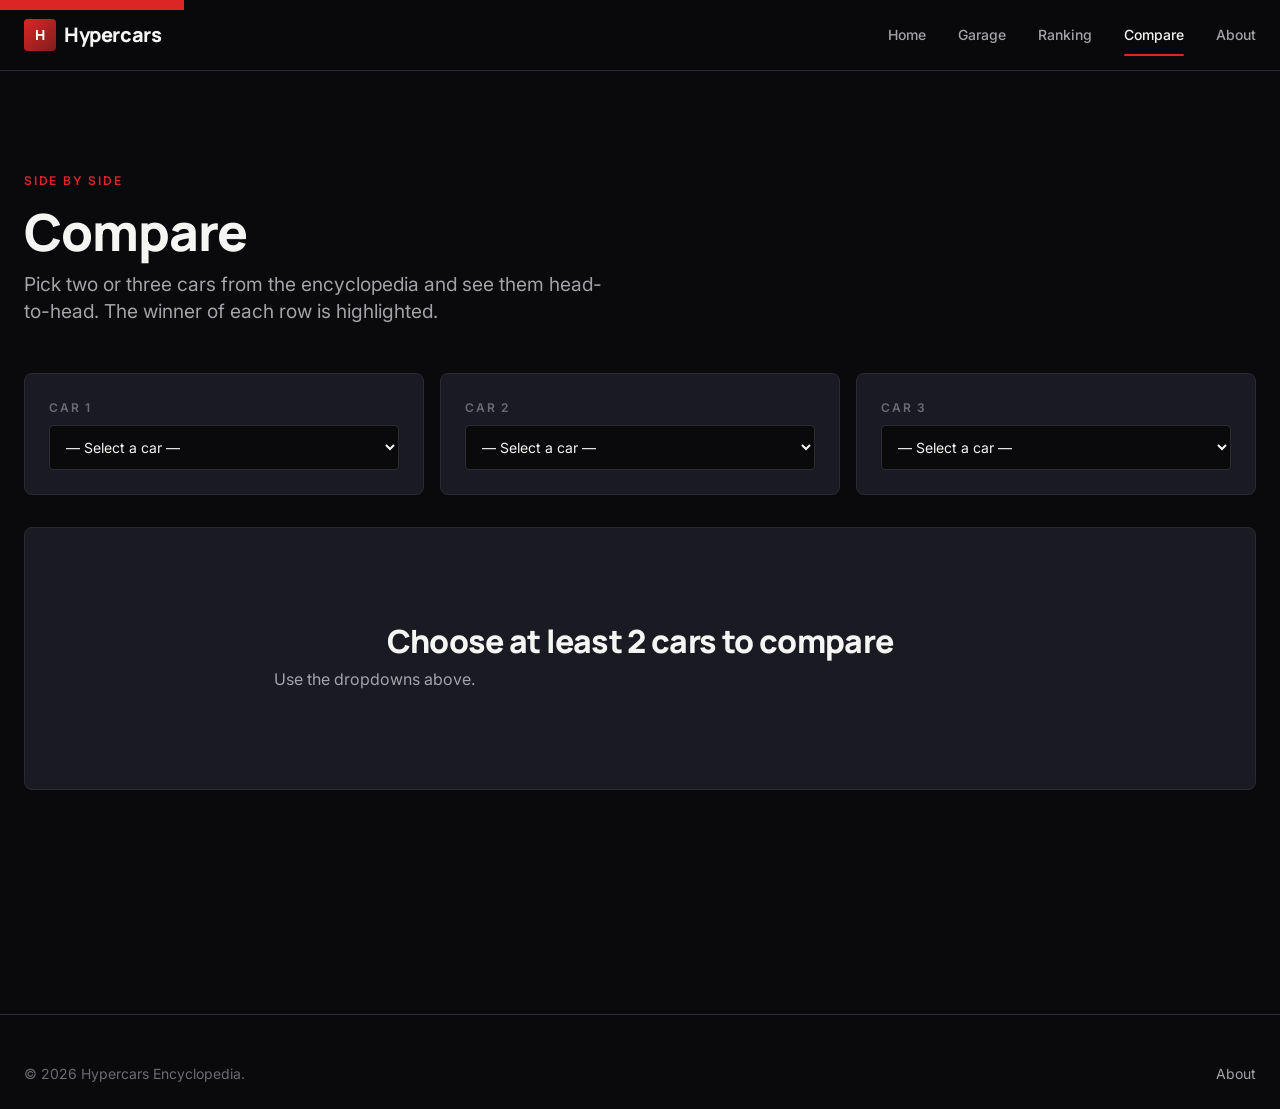
<file: compare.html>
<!DOCTYPE html>
<html lang="en">
<head>
  <meta charset="UTF-8">
  <meta name="viewport" content="width=device-width, initial-scale=1.0">
  <meta name="description" content="Compare hypercars side by side. Pick 2 or 3 cars and see which wins on power, speed, price, and more.">
  <meta name="theme-color" content="#0a0a0c">
  <title>Compare — Hypercars Encyclopedia</title>
  <link rel="preconnect" href="https://fonts.googleapis.com">
  <link rel="preconnect" href="https://fonts.gstatic.com" crossorigin>
  <link href="https://fonts.googleapis.com/css2?family=Manrope:wght@400;500;600;700;800&family=Inter:wght@400;500;600;700&display=swap" rel="stylesheet">
  <link rel="stylesheet" href="assets/css/main.css">
  <link rel="stylesheet" href="assets/css/animations.css">
  <link rel="icon" href="data:image/svg+xml,%3Csvg xmlns='http://www.w3.org/2000/svg' viewBox='0 0 100 100'%3E%3Crect width='100' height='100' rx='20' fill='%23dc2626'/%3E%3Ctext x='50' y='65' font-family='Arial' font-weight='900' font-size='52' fill='white' text-anchor='middle'%3EH%3C/text%3E%3C/svg%3E">
  <style>
    .compare-pickers {
      display: grid;
      grid-template-columns: repeat(3, 1fr);
      gap: var(--space-4);
      margin-bottom: var(--space-6);
    }
    @media (max-width: 720px) { .compare-pickers { grid-template-columns: 1fr; } }

    .compare-picker {
      background: var(--color-bg-card);
      border: 1px solid var(--color-border);
      border-radius: var(--radius);
      padding: var(--space-5);
    }
    .compare-picker label {
      display: block;
      font-size: var(--fs-tiny);
      letter-spacing: 0.15em;
      text-transform: uppercase;
      color: var(--color-text-dim);
      margin-bottom: var(--space-2);
      font-weight: 600;
    }
    .compare-picker select {
      width: 100%;
      background: var(--color-bg);
      border: 1px solid var(--color-border);
      border-radius: var(--radius-sm);
      color: var(--color-text);
      padding: var(--space-3);
      font-family: inherit;
      font-size: var(--fs-small);
      min-height: 44px;
      cursor: pointer;
    }

    .compare-table {
      width: 100%;
      background: var(--color-bg-card);
      border: 1px solid var(--color-border);
      border-radius: var(--radius);
      overflow: hidden;
      border-collapse: collapse;
    }
    .compare-table th, .compare-table td {
      padding: var(--space-3) var(--space-4);
      text-align: left;
      border-bottom: 1px solid var(--color-border);
      font-size: var(--fs-small);
    }
    .compare-table thead th {
      background: var(--color-bg-elevated);
      font-weight: 700;
      font-family: var(--font-display);
      color: var(--color-text);
    }
    .compare-table tbody tr:last-child td { border-bottom: none; }
    .compare-table .row-label {
      color: var(--color-text-muted);
      font-weight: 500;
      background: var(--color-bg-elevated);
      width: 200px;
    }
    .compare-table .col-value {
      font-weight: 600;
      color: var(--color-text);
    }
    .compare-table .col-value--winner {
      color: var(--color-accent);
      position: relative;
    }
    .compare-table .col-value--winner::before {
      content: '';
      position: absolute;
      left: 0;
      top: 0;
      bottom: 0;
      width: 3px;
      background: var(--color-accent);
    }
    .compare-empty {
      text-align: center;
      padding: var(--space-9) var(--space-5);
      color: var(--color-text-muted);
      background: var(--color-bg-card);
      border: 1px solid var(--color-border);
      border-radius: var(--radius);
    }
  </style>
</head>
<body>
  <a class="skip-link" href="#main">Skip to main content</a>

  <header class="site-header">
    <div class="site-header__inner">
      <a href="index.html" class="site-logo">
        <span class="site-logo__mark">H</span>
        <span>Hypercars</span>
      </a>
      <nav class="site-nav" aria-label="Primary">
        <a href="index.html">Home</a>
        <a href="garage.html">Garage</a>
        <a href="ranking.html">Ranking</a>
        <a href="compare.html">Compare</a>
        <a href="about.html">About</a>
      </nav>
    </div>
  </header>

  <main id="main">
    <section class="section">
      <div class="container">
        <div class="section-header">
          <span class="eyebrow reveal">Side by side</span>
          <h1 class="section-header__title reveal">Compare</h1>
          <p class="section-header__lede reveal">Pick two or three cars from the encyclopedia and see them head-to-head. The winner of each row is highlighted.</p>
        </div>

        <div class="compare-pickers" id="compare-pickers">
          <!-- 3 dropdowns rendered by JS -->
        </div>

        <div id="compare-output">
          <div class="compare-empty">
            <h3 style="color: var(--color-text); margin-bottom: var(--space-2);">Choose at least 2 cars to compare</h3>
            <p>Use the dropdowns above.</p>
          </div>
        </div>
      </div>
    </section>
  </main>

  <footer class="site-footer">
    <div class="site-footer__inner">
      <div>© <span data-current-year>2026</span> Hypercars Encyclopedia.</div>
      <div><a href="about.html">About</a></div>
    </div>
  </footer>

  <script src="assets/data/cars.js"></script>
  <script src="assets/js/main.js"></script>
  <script src="assets/js/compare.js"></script>
  <script src="assets/js/animations.js"></script>
</body>
</html>
</file>
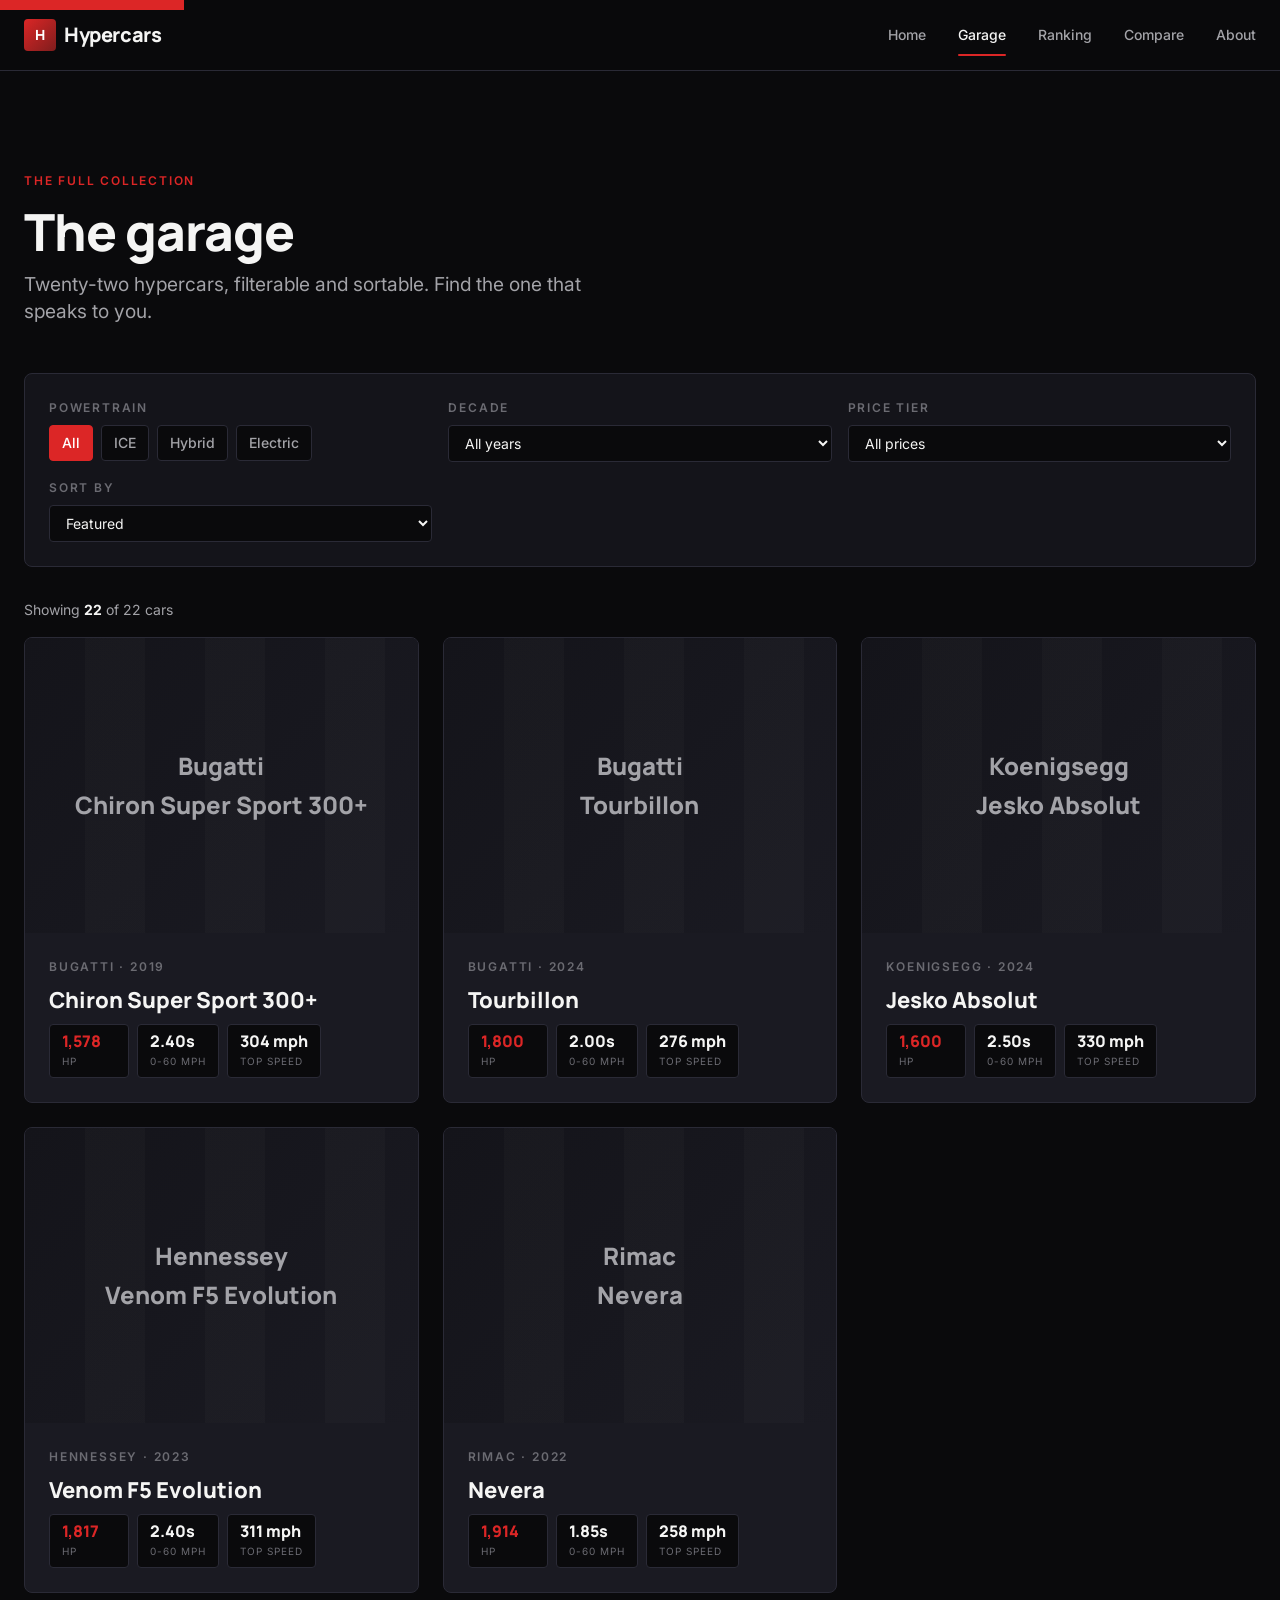
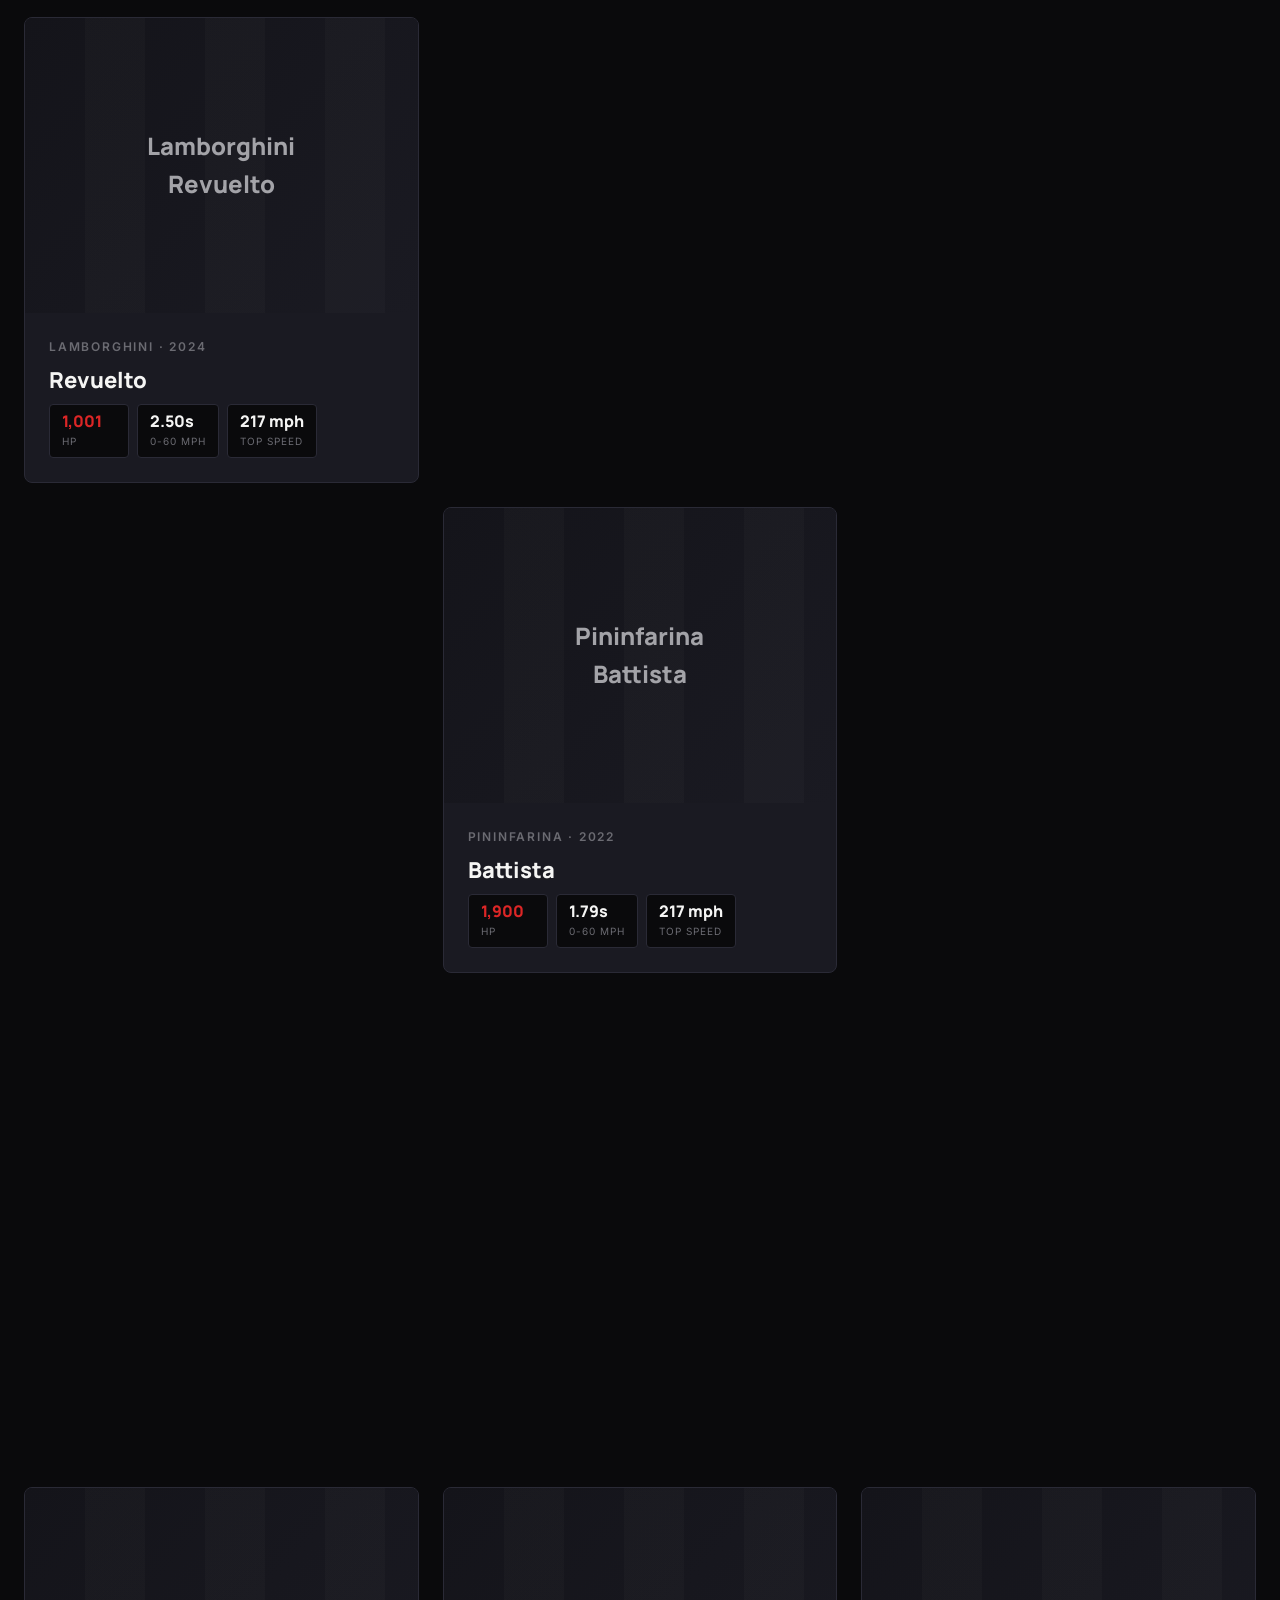
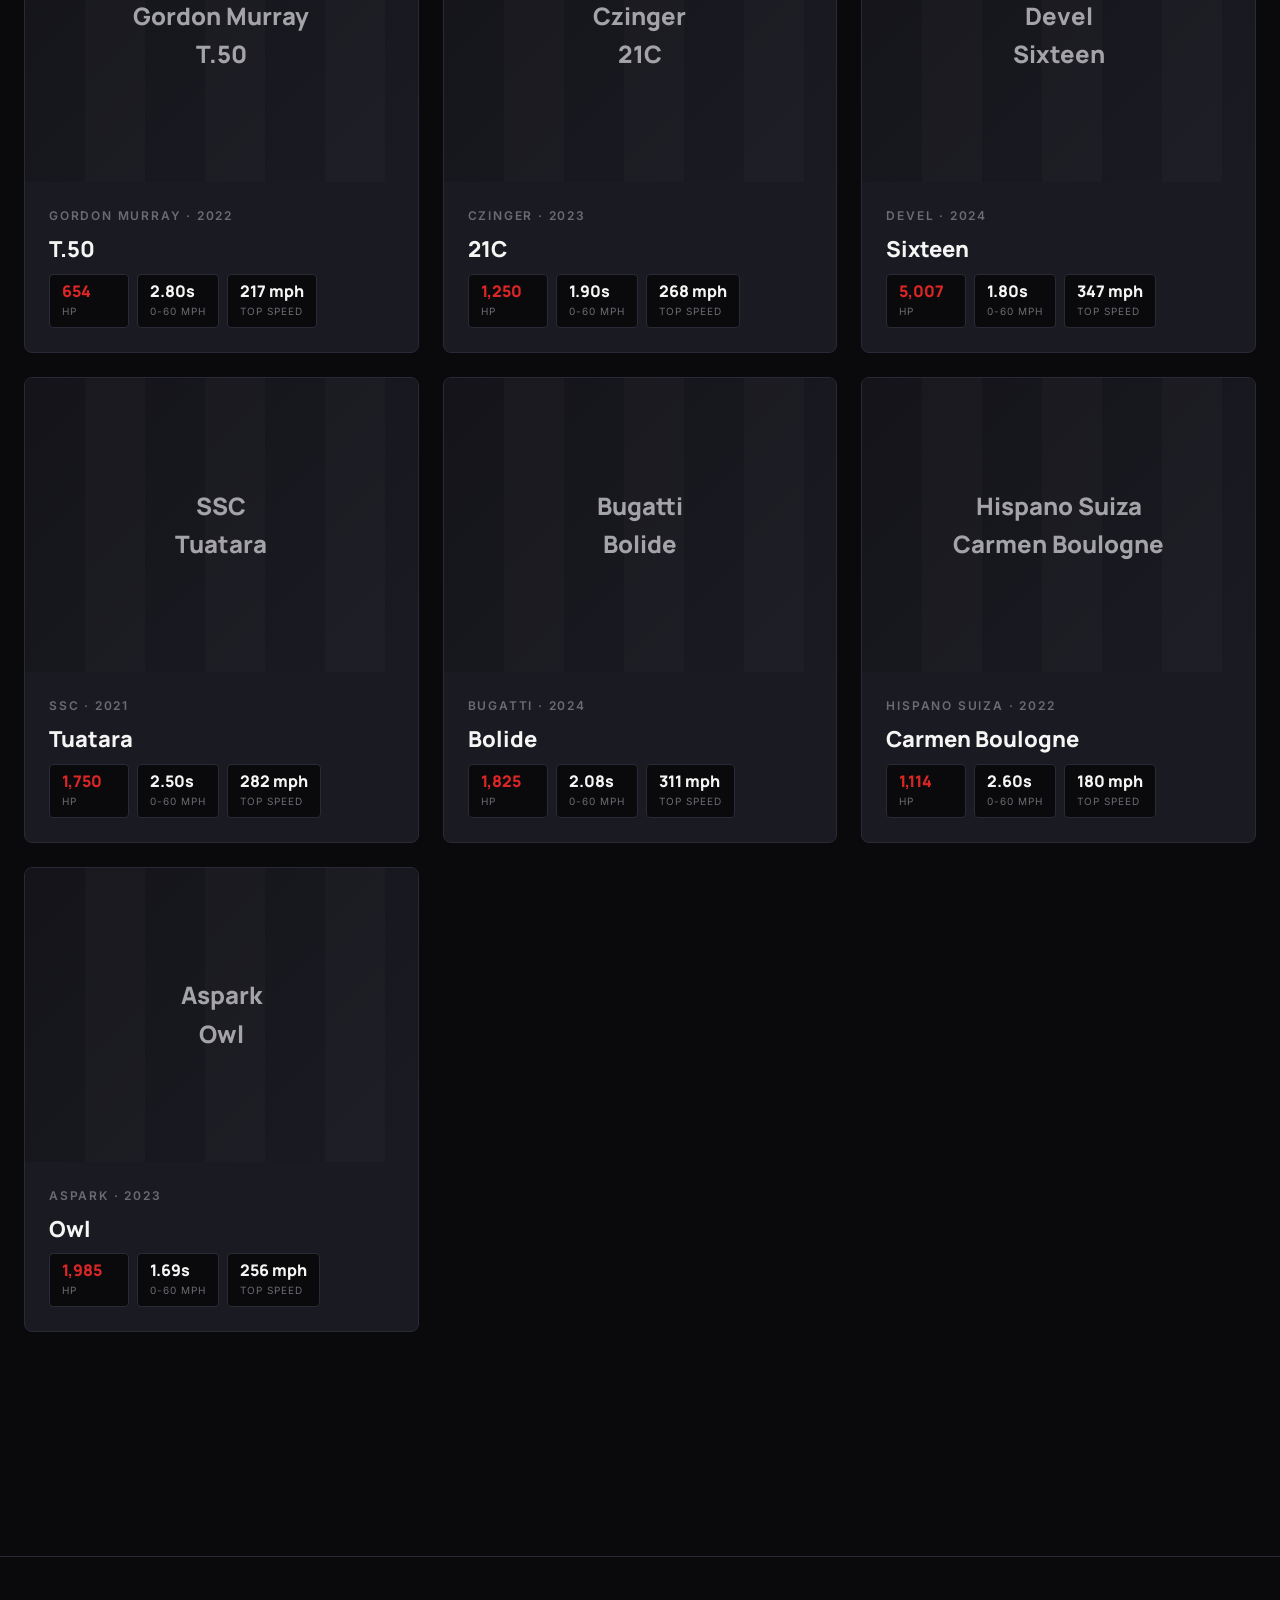
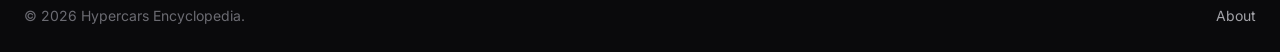
<file: garage.html>
<!DOCTYPE html>
<html lang="en">
<head>
  <meta charset="UTF-8">
  <meta name="viewport" content="width=device-width, initial-scale=1.0">
  <meta name="description" content="Browse all 22 hypercars in the encyclopedia. Filter by powertrain, decade, and price. Sort by power, speed, or 0-60.">
  <meta name="theme-color" content="#0a0a0c">
  <title>Garage — All 22 Hypercars</title>
  <link rel="preconnect" href="https://fonts.googleapis.com">
  <link rel="preconnect" href="https://fonts.gstatic.com" crossorigin>
  <link href="https://fonts.googleapis.com/css2?family=Manrope:wght@400;500;600;700;800&family=Inter:wght@400;500;600;700&display=swap" rel="stylesheet">
  <link rel="stylesheet" href="assets/css/main.css">
  <link rel="stylesheet" href="assets/css/animations.css">
  <link rel="icon" href="data:image/svg+xml,%3Csvg xmlns='http://www.w3.org/2000/svg' viewBox='0 0 100 100'%3E%3Crect width='100' height='100' rx='20' fill='%23dc2626'/%3E%3Ctext x='50' y='65' font-family='Arial' font-weight='900' font-size='52' fill='white' text-anchor='middle'%3EH%3C/text%3E%3C/svg%3E">
</head>
<body>
  <a class="skip-link" href="#main">Skip to main content</a>

  <header class="site-header">
    <div class="site-header__inner">
      <a href="index.html" class="site-logo">
        <span class="site-logo__mark">H</span>
        <span>Hypercars</span>
      </a>
      <nav class="site-nav" aria-label="Primary">
        <a href="index.html">Home</a>
        <a href="garage.html">Garage</a>
        <a href="ranking.html">Ranking</a>
        <a href="compare.html">Compare</a>
        <a href="about.html">About</a>
      </nav>
    </div>
  </header>

  <main id="main">
    <section class="section">
      <div class="container">
        <div class="section-header">
          <span class="eyebrow reveal">The full collection</span>
          <h1 class="section-header__title reveal">The garage</h1>
          <p class="section-header__lede reveal">Twenty-two hypercars, filterable and sortable. Find the one that speaks to you.</p>
        </div>

        <!-- Filter bar -->
        <div class="filter-bar" role="region" aria-label="Filter cars">
          <div class="filter-group">
            <label class="filter-group__label" id="filter-powertrain-label">Powertrain</label>
            <div class="filter-group__buttons" role="group" aria-labelledby="filter-powertrain-label">
              <button class="filter-btn" data-filter="powertrain" data-value="all" aria-pressed="true">All</button>
              <button class="filter-btn" data-filter="powertrain" data-value="ice" aria-pressed="false">ICE</button>
              <button class="filter-btn" data-filter="powertrain" data-value="hybrid" aria-pressed="false">Hybrid</button>
              <button class="filter-btn" data-filter="powertrain" data-value="ev" aria-pressed="false">Electric</button>
            </div>
          </div>

          <div class="filter-group">
            <label class="filter-group__label" for="filter-decade">Decade</label>
            <select class="filter-select" id="filter-decade" data-filter="decade">
              <option value="all">All years</option>
              <option value="2020s">2020s</option>
              <option value="2010s">2010s</option>
            </select>
          </div>

          <div class="filter-group">
            <label class="filter-group__label" for="filter-price">Price tier</label>
            <select class="filter-select" id="filter-price" data-filter="price">
              <option value="all">All prices</option>
              <option value="sub1m">Under $1M</option>
              <option value="1to2m">$1M – $2M</option>
              <option value="2to3m">$2M – $3M</option>
              <option value="over3m">$3M+</option>
            </select>
          </div>

          <div class="filter-group">
            <label class="filter-group__label" for="filter-sort">Sort by</label>
            <select class="filter-select" id="filter-sort" data-sort>
              <option value="featured">Featured</option>
              <option value="power">Most powerful</option>
              <option value="zero_sixty">Fastest 0-60</option>
              <option value="top_speed">Highest top speed</option>
              <option value="price_asc">Price (low to high)</option>
              <option value="price_desc">Price (high to low)</option>
              <option value="year">Newest</option>
            </select>
          </div>
        </div>

        <p class="results-count" id="results-count" aria-live="polite">
          Showing <strong>22</strong> of 22 cars
        </p>

        <div class="grid grid-3" id="cars-grid" role="list">
          <!-- Rendered by JS -->
        </div>
      </div>
    </section>
  </main>

  <footer class="site-footer">
    <div class="site-footer__inner">
      <div>© <span data-current-year>2026</span> Hypercars Encyclopedia.</div>
      <div><a href="about.html">About</a></div>
    </div>
  </footer>

  <script src="assets/data/cars.js"></script>
  <script src="assets/js/main.js"></script>
  <script src="assets/js/garage.js"></script>
  <script src="assets/js/animations.js"></script>
</body>
</html>
</file>
<file: assets/css/main.css>
/* ============================================
   Hypercars Encyclopedia — Design System
   ============================================ */

:root {
  /* Color tokens */
  --color-bg: #0a0a0c;
  --color-bg-elevated: #14141a;
  --color-bg-card: #1a1a22;
  --color-bg-card-hover: #22222c;
  --color-border: #2a2a36;
  --color-border-strong: #3a3a48;

  --color-text: #f5f5f4;
  --color-text-muted: #a3a3a8;
  --color-text-dim: #6b6b72;

  --color-accent: #dc2626;     /* racing red */
  --color-accent-hover: #ef4444;
  --color-gold: #d4a017;       /* highlight gold */
  --color-electric: #00d4ff;   /* EV / future */
  --color-success: #10b981;
  --color-warning: #f59e0b;

  /* Per-car brand accents (used in 3D body color) */
  --brand-bugatti: #0a1f44;
  --brand-koenigsegg: #1e1e1e;
  --brand-hennessey: #2d2d2d;
  --brand-rimac: #0f4c75;
  --brand-pininfarina: #1a3d2e;
  --brand-lotus: #2d5016;
  --brand-aston: #1c1c1c;
  --brand-mclaren: #ff6b00;
  --brand-ferrari: #c8102e;
  --brand-lamborghini: #f5d300;
  --brand-pagani: #2a2a2a;
  --brand-gordonmurray: #c0c0c0;
  --brand-mercedes: #00adef;
  --brand-czinger: #8b0000;
  --brand-devel: #1a1a1a;
  --brand-ssc: #c41e3a;
  --brand-hispano: #1f3a5f;
  --brand-aspark: #b8860b;

  /* Typography */
  --font-display: 'Manrope', system-ui, -apple-system, sans-serif;
  --font-body: 'Inter', system-ui, -apple-system, sans-serif;

  --fs-1: clamp(2.5rem, 6vw, 5rem);
  --fs-2: clamp(2rem, 4vw, 3.5rem);
  --fs-3: clamp(1.5rem, 2.5vw, 2.25rem);
  --fs-4: clamp(1.125rem, 1.5vw, 1.5rem);
  --fs-body: 1rem;
  --fs-small: 0.875rem;
  --fs-tiny: 0.75rem;

  /* Spacing */
  --space-1: 0.25rem;
  --space-2: 0.5rem;
  --space-3: 0.75rem;
  --space-4: 1rem;
  --space-5: 1.5rem;
  --space-6: 2rem;
  --space-7: 3rem;
  --space-8: 4rem;
  --space-9: 6rem;
  --space-10: 8rem;

  /* Layout */
  --max-w: 1280px;
  --radius-sm: 4px;
  --radius: 8px;
  --radius-lg: 16px;

  /* Motion */
  --ease-out: cubic-bezier(0.16, 1, 0.3, 1);
  --duration-fast: 150ms;
  --duration: 200ms;
  --duration-slow: 400ms;

  /* Shadows */
  --shadow-sm: 0 1px 2px rgba(0, 0, 0, 0.3);
  --shadow: 0 4px 12px rgba(0, 0, 0, 0.4);
  --shadow-lg: 0 12px 40px rgba(0, 0, 0, 0.6);
  --shadow-glow: 0 0 40px rgba(220, 38, 38, 0.3);
}

/* ============================================
   Reset
   ============================================ */

*, *::before, *::after {
  box-sizing: border-box;
  margin: 0;
  padding: 0;
}

html {
  scroll-behavior: smooth;
  -webkit-text-size-adjust: 100%;
  text-size-adjust: 100%;
}

body {
  font-family: var(--font-body);
  font-size: var(--fs-body);
  line-height: 1.6;
  color: var(--color-text);
  background: var(--color-bg);
  -webkit-font-smoothing: antialiased;
  -moz-osx-font-smoothing: grayscale;
  overflow-x: hidden;
}

img, svg, video, canvas {
  display: block;
  max-width: 100%;
  height: auto;
}

a {
  color: inherit;
  text-decoration: none;
  transition: color var(--duration) var(--ease-out);
}

a:hover {
  color: var(--color-accent);
}

button {
  font-family: inherit;
  cursor: pointer;
  border: none;
  background: none;
  color: inherit;
}

ul, ol {
  list-style: none;
}

/* ============================================
   Accessibility — focus, motion
   ============================================ */

:focus-visible {
  outline: 2px solid var(--color-accent);
  outline-offset: 3px;
  border-radius: 2px;
}

.sr-only {
  position: absolute;
  width: 1px;
  height: 1px;
  padding: 0;
  margin: -1px;
  overflow: hidden;
  clip: rect(0, 0, 0, 0);
  white-space: nowrap;
  border: 0;
}

.skip-link {
  position: absolute;
  top: -40px;
  left: 0;
  background: var(--color-accent);
  color: white;
  padding: var(--space-3) var(--space-4);
  z-index: 1000;
  transition: top var(--duration) var(--ease-out);
}

.skip-link:focus {
  top: 0;
  color: white;
}

@media (prefers-reduced-motion: reduce) {
  *, *::before, *::after {
    animation-duration: 0.01ms !important;
    animation-iteration-count: 1 !important;
    transition-duration: 0.01ms !important;
    scroll-behavior: auto !important;
  }
}

/* ============================================
   Typography
   ============================================ */

h1, h2, h3, h4, h5, h6 {
  font-family: var(--font-display);
  font-weight: 800;
  line-height: 1.1;
  letter-spacing: -0.02em;
  color: var(--color-text);
}

h1 { font-size: var(--fs-1); }
h2 { font-size: var(--fs-2); }
h3 { font-size: var(--fs-3); }
h4 { font-size: var(--fs-4); }

p {
  color: var(--color-text-muted);
  max-width: 65ch;
}

.eyebrow {
  font-family: var(--font-body);
  font-size: var(--fs-tiny);
  font-weight: 600;
  text-transform: uppercase;
  letter-spacing: 0.15em;
  color: var(--color-accent);
  margin-bottom: var(--space-3);
  display: inline-block;
}

.text-muted { color: var(--color-text-muted); }
.text-dim { color: var(--color-text-dim); }
.text-gold { color: var(--color-gold); }
.text-accent { color: var(--color-accent); }

/* ============================================
   Layout
   ============================================ */

.container {
  width: 100%;
  max-width: var(--max-w);
  margin: 0 auto;
  padding: 0 var(--space-5);
}

.section {
  padding: var(--space-9) 0;
}

.section-tight {
  padding: var(--space-7) 0;
}

.grid {
  display: grid;
  gap: var(--space-5);
}

.grid-3 { grid-template-columns: repeat(3, 1fr); }
.grid-4 { grid-template-columns: repeat(4, 1fr); }
.grid-2 { grid-template-columns: repeat(2, 1fr); }

@media (max-width: 900px) {
  .grid-3, .grid-4 { grid-template-columns: repeat(2, 1fr); }
}

@media (max-width: 600px) {
  .grid-3, .grid-4, .grid-2 { grid-template-columns: 1fr; }
}

/* ============================================
   Navigation
   ============================================ */

.site-header {
  position: sticky;
  top: 0;
  z-index: 100;
  background: rgba(10, 10, 12, 0.85);
  backdrop-filter: blur(12px);
  -webkit-backdrop-filter: blur(12px);
  border-bottom: 1px solid var(--color-border);
}

.site-header__inner {
  display: flex;
  align-items: center;
  justify-content: space-between;
  padding: var(--space-4) var(--space-5);
  max-width: var(--max-w);
  margin: 0 auto;
}

.site-logo {
  font-family: var(--font-display);
  font-weight: 800;
  font-size: 1.25rem;
  letter-spacing: -0.02em;
  display: flex;
  align-items: center;
  gap: var(--space-2);
}

.site-logo__mark {
  width: 32px;
  height: 32px;
  display: grid;
  place-items: center;
  background: linear-gradient(135deg, var(--color-accent), #7f1d1d);
  border-radius: var(--radius-sm);
  color: white;
  font-weight: 900;
  font-size: 0.875rem;
}

.site-logo:hover { color: var(--color-text); }

.site-nav {
  display: flex;
  gap: var(--space-6);
  align-items: center;
}

.site-nav a {
  font-size: var(--fs-small);
  font-weight: 500;
  color: var(--color-text-muted);
  position: relative;
  padding: var(--space-2) 0;
}

.site-nav a:hover,
.site-nav a[aria-current="page"] {
  color: var(--color-text);
}

.site-nav a[aria-current="page"]::after {
  content: '';
  position: absolute;
  bottom: -2px;
  left: 0;
  right: 0;
  height: 2px;
  background: var(--color-accent);
  border-radius: 1px;
}

.site-nav__cta {
  background: var(--color-accent);
  color: white;
  padding: var(--space-2) var(--space-4);
  border-radius: var(--radius-sm);
  font-weight: 600;
}

.site-nav__cta:hover {
  background: var(--color-accent-hover);
  color: white;
}

@media (max-width: 720px) {
  .site-nav { gap: var(--space-4); }
  .site-nav a:not(.site-nav__cta) {
    display: none;
  }
}

/* ============================================
   Footer
   ============================================ */

.site-footer {
  margin-top: var(--space-10);
  padding: var(--space-7) 0 var(--space-5);
  border-top: 1px solid var(--color-border);
  color: var(--color-text-dim);
  font-size: var(--fs-small);
}

.site-footer__inner {
  display: flex;
  justify-content: space-between;
  flex-wrap: wrap;
  gap: var(--space-5);
  max-width: var(--max-w);
  margin: 0 auto;
  padding: 0 var(--space-5);
}

.site-footer a { color: var(--color-text-muted); }
.site-footer a:hover { color: var(--color-accent); }

/* ============================================
   Buttons
   ============================================ */

.btn {
  display: inline-flex;
  align-items: center;
  gap: var(--space-2);
  padding: var(--space-3) var(--space-5);
  border-radius: var(--radius-sm);
  font-weight: 600;
  font-size: var(--fs-body);
  transition: all var(--duration) var(--ease-out);
  min-height: 44px;
}

.btn--primary {
  background: var(--color-accent);
  color: white;
}

.btn--primary:hover {
  background: var(--color-accent-hover);
  color: white;
  transform: translateY(-1px);
  box-shadow: var(--shadow);
}

.btn--ghost {
  background: transparent;
  color: var(--color-text);
  border: 1px solid var(--color-border-strong);
}

.btn--ghost:hover {
  border-color: var(--color-text);
  background: var(--color-bg-card);
  color: var(--color-text);
}

.btn--small {
  padding: var(--space-2) var(--space-3);
  font-size: var(--fs-small);
  min-height: 36px;
}

/* ============================================
   Hero (home page)
   ============================================ */

.hero {
  position: relative;
  min-height: 92vh;
  display: flex;
  align-items: center;
  overflow: hidden;
  background:
    radial-gradient(ellipse at center top, rgba(220, 38, 38, 0.15), transparent 60%),
    radial-gradient(ellipse at bottom, rgba(0, 212, 255, 0.08), transparent 60%),
    var(--color-bg);
}

.hero__canvas {
  position: absolute;
  inset: 0;
  z-index: 0;
}

.hero__canvas canvas {
  width: 100% !important;
  height: 100% !important;
  display: block;
}

.hero__content {
  position: relative;
  z-index: 1;
  width: 100%;
  max-width: var(--max-w);
  margin: 0 auto;
  padding: var(--space-7) var(--space-5);
  pointer-events: none;
}

.hero__content > * { pointer-events: auto; }

.hero__title {
  font-size: var(--fs-1);
  line-height: 0.95;
  letter-spacing: -0.04em;
  max-width: 12ch;
  margin-bottom: var(--space-5);
}

.hero__subtitle {
  font-size: var(--fs-4);
  color: var(--color-text-muted);
  max-width: 50ch;
  margin-bottom: var(--space-6);
  line-height: 1.4;
}

.hero__actions {
  display: flex;
  gap: var(--space-3);
  flex-wrap: wrap;
}

.hero__featured-name {
  position: absolute;
  bottom: var(--space-6);
  right: var(--space-5);
  text-align: right;
  z-index: 2;
  pointer-events: none;
  font-family: var(--font-display);
  font-weight: 800;
  font-size: 1.5rem;
  color: var(--color-text);
  opacity: 0.7;
  text-shadow: 0 2px 20px rgba(0, 0, 0, 0.8);
}

.hero__featured-name small {
  display: block;
  font-size: var(--fs-tiny);
  font-weight: 500;
  letter-spacing: 0.15em;
  text-transform: uppercase;
  color: var(--color-accent);
  margin-bottom: var(--space-1);
}

.hero__scroll-hint {
  position: absolute;
  bottom: var(--space-5);
  left: 50%;
  transform: translateX(-50%);
  color: var(--color-text-dim);
  font-size: var(--fs-tiny);
  letter-spacing: 0.2em;
  text-transform: uppercase;
  z-index: 2;
}

@media (max-width: 720px) {
  .hero { min-height: 80vh; }
  .hero__featured-name { display: none; }
}

/* ============================================
   Stats strip
   ============================================ */

.stat-strip {
  display: grid;
  grid-template-columns: repeat(4, 1fr);
  gap: var(--space-5);
  padding: var(--space-6) var(--space-5);
  background: var(--color-bg-elevated);
  border-top: 1px solid var(--color-border);
  border-bottom: 1px solid var(--color-border);
  max-width: var(--max-w);
  margin: 0 auto;
}

.stat {
  text-align: center;
}

.stat__value {
  font-family: var(--font-display);
  font-weight: 800;
  font-size: var(--fs-2);
  line-height: 1;
  color: var(--color-text);
  margin-bottom: var(--space-2);
}

.stat__value-accent { color: var(--color-accent); }

.stat__label {
  font-size: var(--fs-tiny);
  letter-spacing: 0.15em;
  text-transform: uppercase;
  color: var(--color-text-muted);
}

@media (max-width: 720px) {
  .stat-strip { grid-template-columns: repeat(2, 1fr); gap: var(--space-5); }
}

/* ============================================
   Car card (garage grid)
   ============================================ */

.car-card {
  display: flex;
  flex-direction: column;
  background: var(--color-bg-card);
  border: 1px solid var(--color-border);
  border-radius: var(--radius);
  overflow: hidden;
  transition: all var(--duration) var(--ease-out);
  text-decoration: none;
  color: inherit;
  position: relative;
}

.car-card:hover {
  transform: translateY(-4px);
  border-color: var(--color-border-strong);
  background: var(--color-bg-card-hover);
  box-shadow: var(--shadow-lg);
  color: inherit;
}

.car-card__image {
  aspect-ratio: 4/3;
  background: var(--color-bg-elevated);
  position: relative;
  overflow: hidden;
  display: grid;
  place-items: center;
}

.car-card__image img {
  width: 100%;
  height: 100%;
  object-fit: cover;
  transition: transform var(--duration-slow) var(--ease-out);
}

.car-card:hover .car-card__image img {
  transform: scale(1.05);
}

.car-card__placeholder {
  width: 100%;
  height: 100%;
  display: grid;
  place-items: center;
  background: linear-gradient(135deg, var(--color-bg-elevated), var(--color-bg-card));
  position: relative;
  overflow: hidden;
}

.car-card__placeholder::before {
  content: '';
  position: absolute;
  inset: 0;
  background:
    repeating-linear-gradient(
      90deg,
      transparent,
      transparent 60px,
      rgba(255, 255, 255, 0.02) 60px,
      rgba(255, 255, 255, 0.02) 120px
    );
}

.car-card__placeholder-text {
  font-family: var(--font-display);
  font-weight: 800;
  font-size: 1.5rem;
  color: var(--color-text-muted);
  text-align: center;
  padding: var(--space-4);
  z-index: 1;
}

.car-card__powertrain {
  position: absolute;
  top: var(--space-3);
  left: var(--space-3);
  background: rgba(10, 10, 12, 0.85);
  backdrop-filter: blur(8px);
  -webkit-backdrop-filter: blur(8px);
  border: 1px solid var(--color-border);
  border-radius: var(--radius-sm);
  padding: var(--space-1) var(--space-2);
  font-size: var(--fs-tiny);
  font-weight: 600;
  text-transform: uppercase;
  letter-spacing: 0.1em;
  color: var(--color-text);
  z-index: 2;
}

.car-card__powertrain--ice { color: var(--color-gold); }
.car-card__powertrain--hybrid { color: var(--color-success); }
.car-card__powertrain--ev { color: var(--color-electric); }

.car-card__body {
  padding: var(--space-5);
  display: flex;
  flex-direction: column;
  gap: var(--space-3);
  flex: 1;
}

.car-card__brand {
  font-size: var(--fs-tiny);
  letter-spacing: 0.15em;
  text-transform: uppercase;
  color: var(--color-text-dim);
  font-weight: 600;
}

.car-card__name {
  font-family: var(--font-display);
  font-weight: 800;
  font-size: 1.375rem;
  line-height: 1.1;
  color: var(--color-text);
}

.car-card__chips {
  display: flex;
  gap: var(--space-2);
  margin-top: auto;
  flex-wrap: wrap;
}

.chip {
  display: inline-flex;
  flex-direction: column;
  background: var(--color-bg);
  border: 1px solid var(--color-border);
  border-radius: var(--radius-sm);
  padding: var(--space-2) var(--space-3);
  min-width: 80px;
}

.chip__value {
  font-family: var(--font-display);
  font-weight: 800;
  font-size: 1rem;
  color: var(--color-text);
  line-height: 1;
}

.chip__value--accent { color: var(--color-accent); }

.chip__label {
  font-size: 0.625rem;
  letter-spacing: 0.1em;
  text-transform: uppercase;
  color: var(--color-text-dim);
  margin-top: var(--space-1);
}

/* ============================================
   Filter bar (garage)
   ============================================ */

.filter-bar {
  background: var(--color-bg-elevated);
  border: 1px solid var(--color-border);
  border-radius: var(--radius);
  padding: var(--space-5);
  margin-bottom: var(--space-6);
  display: grid;
  grid-template-columns: 1fr 1fr 1fr;
  gap: var(--space-4);
}

@media (max-width: 720px) {
  .filter-bar { grid-template-columns: 1fr; }
}

.filter-group {
  display: flex;
  flex-direction: column;
  gap: var(--space-2);
}

.filter-group__label {
  font-size: var(--fs-tiny);
  letter-spacing: 0.15em;
  text-transform: uppercase;
  color: var(--color-text-dim);
  font-weight: 600;
}

.filter-group__buttons {
  display: flex;
  gap: var(--space-2);
  flex-wrap: wrap;
}

.filter-btn {
  padding: var(--space-2) var(--space-3);
  background: var(--color-bg);
  border: 1px solid var(--color-border);
  border-radius: var(--radius-sm);
  color: var(--color-text-muted);
  font-size: var(--fs-small);
  font-weight: 500;
  transition: all var(--duration) var(--ease-out);
  min-height: 36px;
}

.filter-btn:hover {
  color: var(--color-text);
  border-color: var(--color-border-strong);
}

.filter-btn[aria-pressed="true"] {
  background: var(--color-accent);
  color: white;
  border-color: var(--color-accent);
}

select.filter-select {
  background: var(--color-bg);
  border: 1px solid var(--color-border);
  border-radius: var(--radius-sm);
  color: var(--color-text);
  padding: var(--space-2) var(--space-3);
  font-family: inherit;
  font-size: var(--fs-small);
  min-height: 36px;
  cursor: pointer;
}

select.filter-select:focus-visible {
  border-color: var(--color-accent);
}

.results-count {
  margin-bottom: var(--space-4);
  color: var(--color-text-muted);
  font-size: var(--fs-small);
}

.results-count strong {
  color: var(--color-text);
  font-weight: 700;
}

/* ============================================
   Section header
   ============================================ */

.section-header {
  margin-bottom: var(--space-7);
  max-width: 60ch;
}

.section-header__title {
  font-size: var(--fs-2);
  margin-bottom: var(--space-3);
}

.section-header__lede {
  font-size: var(--fs-4);
  color: var(--color-text-muted);
  line-height: 1.4;
}

/* ============================================
   By-the-numbers section
   ============================================ */

.feature-card {
  padding: var(--space-6);
  background: var(--color-bg-card);
  border: 1px solid var(--color-border);
  border-radius: var(--radius);
  position: relative;
  overflow: hidden;
  transition: border-color var(--duration) var(--ease-out);
}

.feature-card:hover {
  border-color: var(--color-border-strong);
}

.feature-card::before {
  content: '';
  position: absolute;
  top: 0;
  left: 0;
  right: 0;
  height: 2px;
  background: linear-gradient(90deg, var(--color-accent), transparent);
}

.feature-card__icon {
  width: 48px;
  height: 48px;
  display: grid;
  place-items: center;
  background: var(--color-bg);
  border-radius: var(--radius-sm);
  color: var(--color-accent);
  font-family: var(--font-display);
  font-weight: 800;
  font-size: 1.25rem;
  margin-bottom: var(--space-4);
}

.feature-card__title {
  font-size: 1.25rem;
  margin-bottom: var(--space-2);
  color: var(--color-text);
}

.feature-card__body {
  color: var(--color-text-muted);
  font-size: var(--fs-small);
  line-height: 1.6;
}

/* ============================================
   Empty state
   ============================================ */

.empty-state {
  text-align: center;
  padding: var(--space-9) var(--space-5);
  color: var(--color-text-muted);
  grid-column: 1 / -1;
}

.empty-state__title {
  font-size: 1.5rem;
  color: var(--color-text);
  margin-bottom: var(--space-2);
}

/* ============================================
   Utility
   ============================================ */

.hide { display: none !important; }

.fade-in {
  opacity: 0;
  transform: translateY(8px);
  animation: fadeIn 0.6s var(--ease-out) forwards;
}

@keyframes fadeIn {
  to { opacity: 1; transform: translateY(0); }
}

@keyframes pulseGlow {
  0%, 100% { box-shadow: 0 0 0 0 rgba(220, 38, 38, 0.4); }
  50% { box-shadow: 0 0 0 12px rgba(220, 38, 38, 0); }
}

/* ============================================
   Loading skeleton
   ============================================ */

.skeleton {
  background: linear-gradient(
    90deg,
    var(--color-bg-card) 0%,
    var(--color-bg-card-hover) 50%,
    var(--color-bg-card) 100%
  );
  background-size: 200% 100%;
  animation: skeleton 1.5s infinite;
}

@keyframes skeleton {
  0% { background-position: 200% 0; }
  100% { background-position: -200% 0; }
}
</file>
<file: assets/css/animations.css>
/* ============================================
   Hypercars Site - Enhanced Animations
   ============================================ */

/* Scroll reveal animations */
.reveal {
    opacity: 0;
    transform: translateY(30px);
    transition: opacity 0.6s var(--ease-out), transform 0.6s var(--ease-out);
}

.reveal.active {
    opacity: 1;
    transform: translateY(0);
}

/* Fade in from left/right */
.reveal-left {
    opacity: 0;
    transform: translateX(-30px);
    transition: opacity 0.6s var(--ease-out), transform 0.6s var(--ease-out);
}

.reveal-right {
    opacity: 0;
    transform: translateX(30px);
    transition: opacity 0.6s var(--ease-out), transform 0.6s var(--ease-out);
}

.reveal-left.active,
.reveal-right.active {
    opacity: 1;
    transform: translateX(0);
}

/* Scale reveal */
.reveal-scale {
    opacity: 0;
    transform: scale(0.9);
    transition: opacity 0.5s var(--ease-out), transform 0.5s var(--ease-out);
}

.reveal-scale.active {
    opacity: 1;
    transform: scale(1);
}

/* Staggered children animation */
.stagger-container .stagger-item {
    opacity: 0;
    transform: translateY(20px);
    transition: opacity 0.4s var(--ease-out), transform 0.4s var(--ease-out);
}

.stagger-container.active .stagger-item {
    opacity: 1;
    transform: translateY(0);
}

/* Hover effects */
.hover-lift {
    transition: transform var(--duration) var(--ease-out);
}

.hover-lift:hover {
    transform: translateY(-4px);
}

.hover-glow {
    transition: box-shadow var(--duration) var(--ease-out);
}

.hover-glow:hover {
    box-shadow: var(--shadow-glow);
}

.hover-pulse {
    position: relative;
    overflow: hidden;
}

.hover-pulse::after {
    content: '';
    position: absolute;
    top: 50%;
    left: 50%;
    width: 0;
    height: 0;
    border-radius: 50%;
    background: rgba(255, 255, 255, 0.1);
    transform: translate(-50%, -50%);
    transition: width 0.6s, height 0.6s;
}

.hover-pulse:hover::after {
    width: 300px;
    height: 300px;
}

/* Loading animations */
.loading-spinner {
    width: 40px;
    height: 40px;
    border: 3px solid var(--color-border);
    border-top-color: var(--color-accent);
    border-radius: 50%;
    animation: spin 1s linear infinite;
}

.loading-dots {
    display: flex;
    gap: 6px;
    align-items: center;
    justify-content: center;
}

.loading-dots span {
    width: 8px;
    height: 8px;
    border-radius: 50%;
    background: var(--color-accent);
    animation: bounce 1.4s infinite ease-in-out;
}

.loading-dots span:nth-child(1) { animation-delay: -0.32s; }
.loading-dots span:nth-child(2) { animation-delay: -0.16s; }

/* Text animations */
.text-reveal {
    overflow: hidden;
    position: relative;
}

.text-reveal::after {
    content: '';
    position: absolute;
    top: 0;
    left: 0;
    right: 0;
    bottom: 0;
    background: var(--color-accent);
    transform: translateX(-100%);
    animation: textReveal 2s var(--ease-out) forwards;
}

.text-gradient {
    background: linear-gradient(45deg, var(--color-accent), var(--color-electric));
    -webkit-background-clip: text;
    background-clip: text;
    color: transparent;
    background-size: 200% 200%;
    animation: gradientShift 3s ease infinite;
}

/* 3D car animations */
.car-rotate {
    animation: rotate3d 20s infinite linear;
}

.car-bob {
    animation: bob 6s infinite ease-in-out;
}

/* Counter animations */
.count-up {
    font-variant-numeric: tabular-nums;
}

/* Page transition animations */
.page-transition {
    animation: fadeInUp 0.5s var(--ease-out);
}

.page-exit {
    animation: fadeOutDown 0.5s var(--ease-out) forwards;
}

/* Button animations */
.btn-pulse {
    animation: pulse 2s infinite;
}

.btn-shake:hover {
    animation: shake 0.5s;
}

/* Keyframes */
@keyframes spin {
    0% { transform: rotate(0deg); }
    100% { transform: rotate(360deg); }
}

@keyframes bounce {
    0%, 80%, 100% { transform: scale(0); }
    40% { transform: scale(1); }
}

@keyframes textReveal {
    0% { transform: translateX(-100%); }
    50% { transform: translateX(0); }
    100% { transform: translateX(100%); }
}

@keyframes gradientShift {
    0% { background-position: 0% 50%; }
    50% { background-position: 100% 50%; }
    100% { background-position: 0% 50%; }
}

@keyframes rotate3d {
    0% { transform: rotateY(0deg); }
    100% { transform: rotateY(360deg); }
}

@keyframes bob {
    0%, 100% { transform: translateY(0px); }
    50% { transform: translateY(-10px); }
}

@keyframes fadeInUp {
    from {
        opacity: 0;
        transform: translateY(20px);
    }
    to {
        opacity: 1;
        transform: translateY(0);
    }
}

@keyframes fadeOutDown {
    from {
        opacity: 1;
        transform: translateY(0);
    }
    to {
        opacity: 0;
        transform: translateY(20px);
    }
}

@keyframes pulse {
    0% { box-shadow: 0 0 0 0 rgba(220, 38, 38, 0.4); }
    70% { box-shadow: 0 0 0 10px rgba(220, 38, 38, 0); }
    100% { box-shadow: 0 0 0 0 rgba(220, 38, 38, 0); }
}

@keyframes shake {
    0%, 100% { transform: translateX(0); }
    10%, 30%, 50%, 70%, 90% { transform: translateX(-2px); }
    20%, 40%, 60%, 80% { transform: translateX(2px); }
}

@keyframes float {
    0%, 100% { transform: translateY(0); }
    50% { transform: translateY(-10px); }
}

@keyframes shimmer {
    0% { background-position: -1000px 0; }
    100% { background-position: 1000px 0; }
}

@keyframes slideInLeft {
    from { transform: translateX(-100%); opacity: 0; }
    to { transform: translateX(0); opacity: 1; }
}

@keyframes slideInRight {
    from { transform: translateX(100%); opacity: 0; }
    to { transform: translateX(0); opacity: 1; }
}

/* Media queries for reduced motion */
@media (prefers-reduced-motion: reduce) {
    .reveal,
    .reveal-left,
    .reveal-right,
    .reveal-scale,
    .stagger-item,
    .hover-lift,
    .hover-pulse::after,
    .text-reveal::after,
    .car-rotate,
    .car-bob,
    .btn-pulse,
    .btn-shake:hover {
        animation: none !important;
        transition: none !important;
        transform: none !important;
    }
    
    .reveal.active,
    .reveal-left.active,
    .reveal-right.active,
    .reveal-scale.active,
    .stagger-container.active .stagger-item {
        opacity: 1;
        transform: none;
    }
}
</file>
